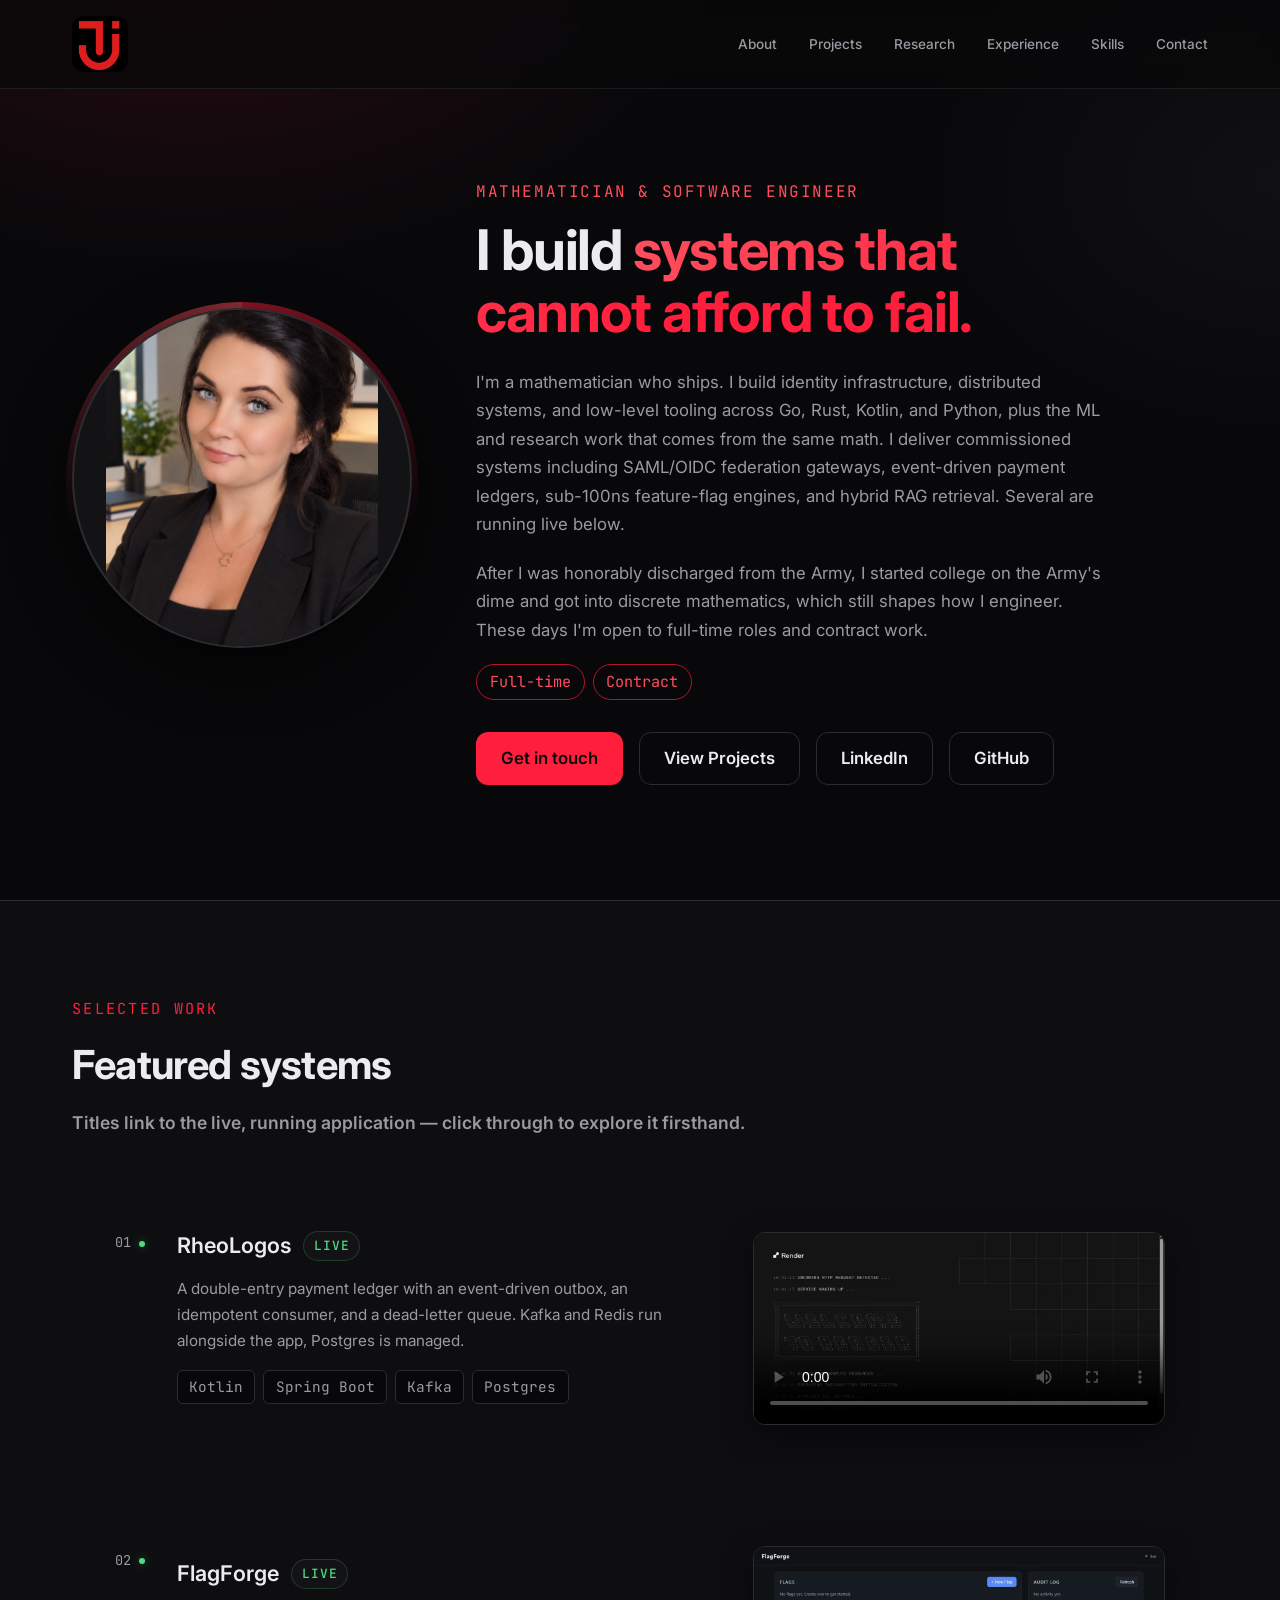
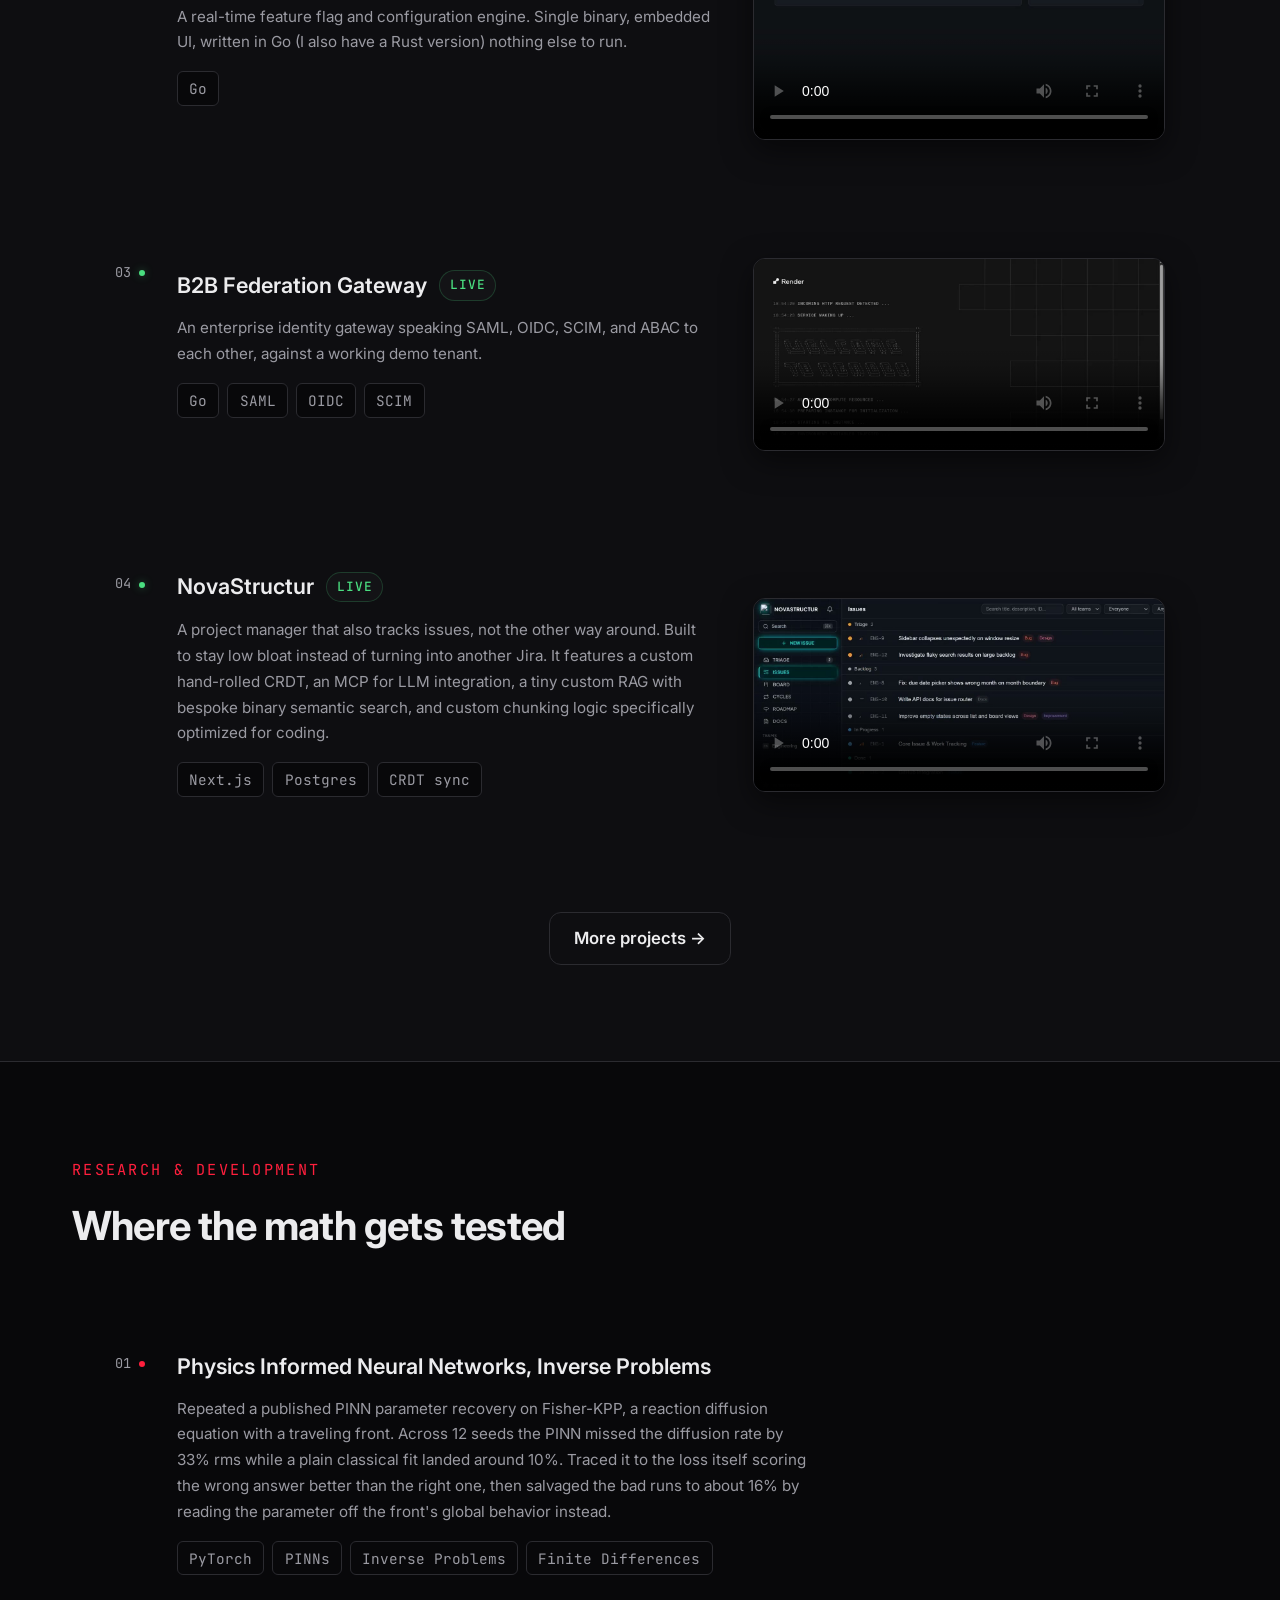
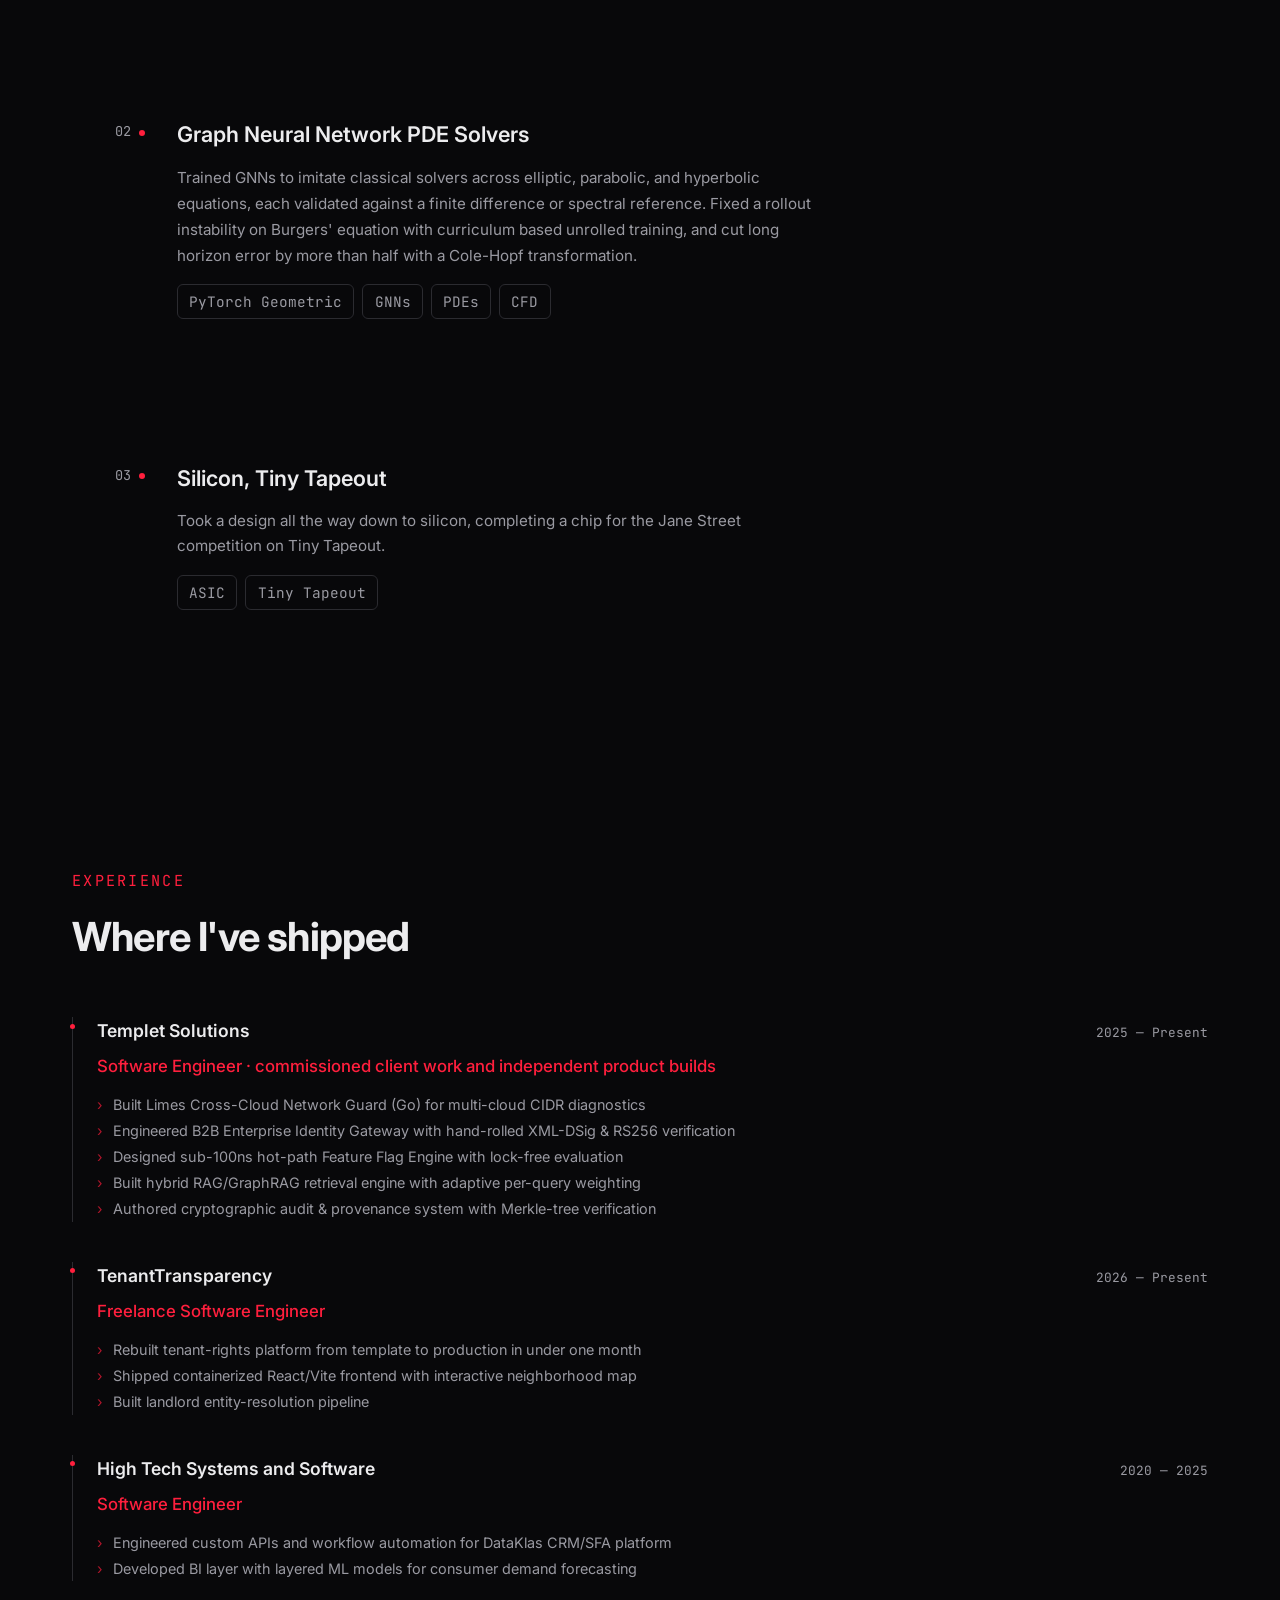
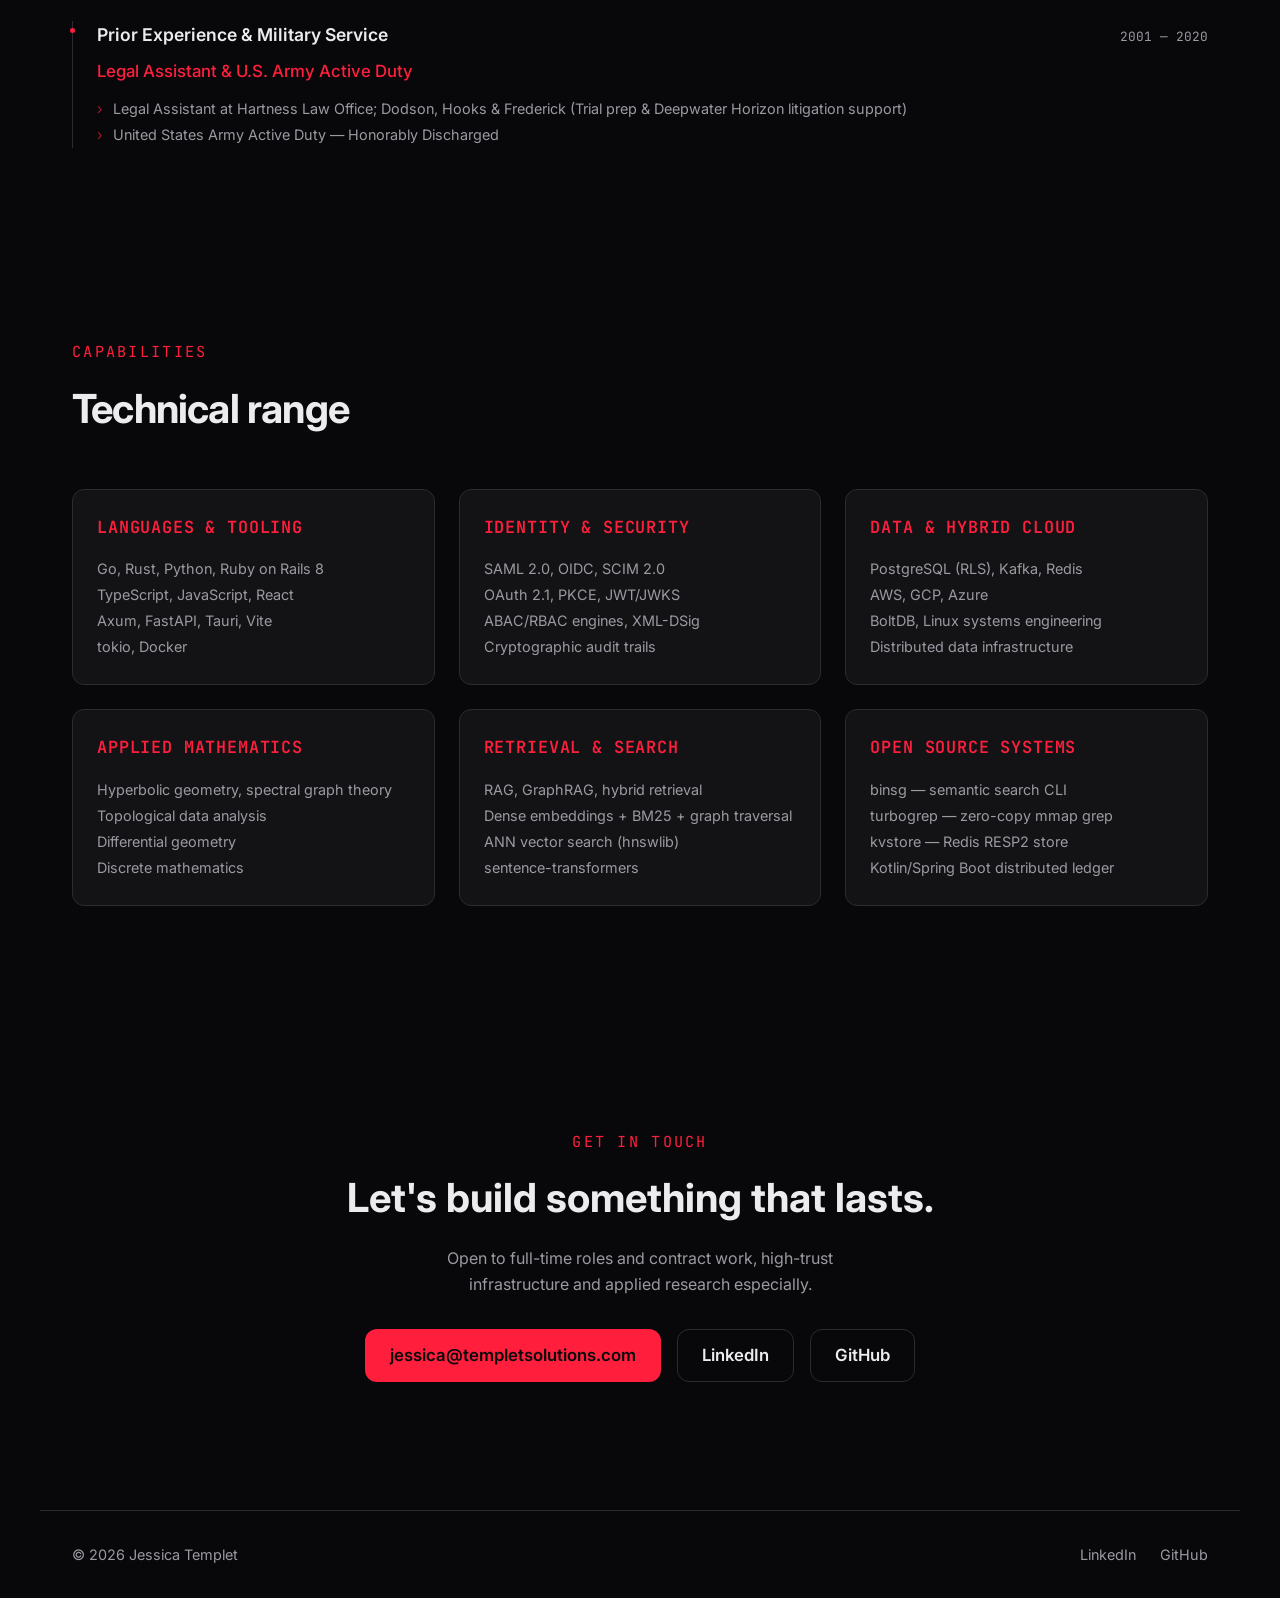
<file: index.html>
<!DOCTYPE html>
<html lang="en">
<head>
  <meta charset="UTF-8" />
  <meta name="viewport" content="width=device-width, initial-scale=1.0" />
  <title>Jess | Mathematician &amp; Software Engineer</title>
    <link rel="icon" type="image/x-icon" href="favicon.ico">
    <link rel="icon" type="image/png" sizes="32x32" href="favicon-32x32.png">
    <link rel="icon" type="image/png" sizes="16x16" href="favicon-16x16.png">
    <link rel="apple-touch-icon" sizes="180x180" href="apple-touch-icon.png">
    <link rel="manifest" href="site.webmanifest">
  <link rel="preconnect" href="https://fonts.googleapis.com">
  <link rel="preconnect" href="https://fonts.gstatic.com" crossorigin>
  <link href="https://fonts.googleapis.com/css2?family=Inter:wght@300;400;500;600;700&family=JetBrains+Mono:wght@400;500&display=swap" rel="stylesheet">
  <link rel="stylesheet" href="styles.css">
</head>
<body>

  <nav>
    <div class="nav-inner">
      <img src="logo.png" style="width:56px;height:56px;border-radius:12px">
      <ul class="nav-links">
        <li><a href="#about">About</a></li>
        <li><a href="#projects">Projects</a></li>
        <li><a href="#research">Research</a></li>
        <li><a href="#experience">Experience</a></li>
        <li><a href="#skills">Skills</a></li>
        <li><a href="#contact">Contact</a></li>
      </ul>
    </div>
  </nav>

  <section class="hero" id="about">
    <div class="hero-visual">
      <img src="headshot.png" alt="Jess" class="hero-img" />
    </div>
    <div class="hero-content">
      <div class="hero-greeting">Mathematician &amp; Software Engineer</div>
      <h1>I build <span>systems that cannot afford to fail.</span></h1>
      <p>
        I'm a mathematician who ships. I build identity infrastructure, distributed systems,
        and low-level tooling across Go, Rust, Kotlin, and Python, plus the ML and research
        work that comes from the same math. I deliver commissioned systems including
        SAML/OIDC federation gateways, event-driven payment ledgers, sub-100ns feature-flag
        engines, and hybrid RAG retrieval. Several are running live below.
      </p>
      <p>
        After I was honorably discharged from the Army, I started college on the Army's 
        dime and got into discrete mathematics, which still shapes how I engineer. 
        These days I'm open to full-time roles and contract work.
      </p>
      <div class="engagement">
        <span>Full-time</span><span>Contract</span>
      </div>
      <div class="hero-cta">
        <a href="#contact" class="btn btn-primary">Get in touch</a>
        <a href="#projects" class="btn btn-secondary">View Projects</a>
        <a href="https://www.linkedin.com/in/jessicatemplet" target="_blank" class="btn btn-secondary">LinkedIn</a>
        <a href="https://github.com/JessicaTemplet" target="_blank" class="btn btn-secondary">GitHub</a>
      </div>
    </div>
  </section>

  <div class="projects" id="projects">
    <section>
      <div class="section-header reveal">
        <div class="section-label">Selected Work</div>
        <h2 class="section-title">Featured systems</h2>
        <p class="section-note">Titles link to the live, running application — click through to explore it firsthand.</p>
      </div>

      <div class="entry is-live reveal">
        <div class="entry-index">01<span class="dot"></span></div>
        <div class="entry-body has-video">
          <div class="entry-text">
            <h3><a href="https://rheologos.syntagmata.com" target="_blank" class="live-link" data-name="RheoLogos">RheoLogos</a> <span class="status-tag">live</span></h3>
            <p>A double-entry payment ledger with an event-driven outbox, an idempotent consumer, and a dead-letter queue. Kafka and Redis run alongside the app, Postgres is managed.</p>
            <div class="stack"><span>Kotlin</span><span>Spring Boot</span><span>Kafka</span><span>Postgres</span></div>
          </div>
          <div class="entry-video">
            <video controls preload="metadata" playsinline poster="demo/rheologos-poster.jpg" aria-label="RheoLogos walkthrough: opening accounts, sending a transfer, and watching the Kafka outbox pipeline propagate to Redis">
              <source src="demo/rheologos.mp4" type="video/mp4">
            </video>
          </div>
        </div>
      </div>

      <div class="entry is-live reveal">
        <div class="entry-index">02<span class="dot"></span></div>
        <div class="entry-body has-video">
          <div class="entry-text">
            <h3><a href="https://flagforge.syntagmata.com" target="_blank" class="live-link" data-name="FlagForge">FlagForge</a> <span class="status-tag">live</span></h3>
            <p>A real-time feature flag and configuration engine. Single binary, embedded UI, written in Go (I also have a Rust version) nothing else to run.</p>
            <div class="stack"><span>Go</span></div>
          </div>
          <div class="entry-video">
            <video controls preload="metadata" playsinline poster="demo/flagforge-poster.jpg" aria-label="FlagForge walkthrough: creating a feature flag with a targeting rule and watching it appear in the audit log">
              <source src="demo/flagforge.mp4" type="video/mp4">
            </video>
          </div>
        </div>
      </div>

      <div class="entry is-live reveal">
        <div class="entry-index">03<span class="dot"></span></div>
        <div class="entry-body has-video">
          <div class="entry-text">
            <h3><a href="https://b2bfp.syntagmata.com" target="_blank" class="live-link" data-name="B2B Federation Gateway">B2B Federation Gateway</a> <span class="status-tag">live</span></h3>
            <p>An enterprise identity gateway speaking SAML, OIDC, SCIM, and ABAC to each other, against a working demo tenant.</p>
            <div class="stack"><span>Go</span><span>SAML</span><span>OIDC</span><span>SCIM</span></div>
          </div>
          <div class="entry-video">
            <video controls preload="metadata" playsinline poster="demo/b2bfp-poster.jpg" aria-label="B2B Federation Gateway walkthrough: SCIM-provisioning a user, then calling a protected API from inside and outside the corporate network to show the ABAC policy allow and deny">
              <source src="demo/b2bfp.mp4" type="video/mp4">
            </video>
          </div>
        </div>
      </div>

      <div class="entry is-live reveal">
        <div class="entry-index">04<span class="dot"></span></div>
        <div class="entry-body has-video">
          <div class="entry-text">
            <h3><a href="https://novastructur.onrender.com/login" target="_blank" class="live-link" data-name="NovaStructur">NovaStructur</a> <span class="status-tag">live</span></h3>
            <p>A project manager that also tracks issues, not the other way around. Built to stay low bloat instead of turning into another Jira. It features a custom hand-rolled CRDT, an MCP for LLM integration, a tiny custom RAG with bespoke binary semantic search, and custom chunking logic specifically optimized for coding.</p>
            <div class="stack"><span>Next.js</span><span>Postgres</span><span>CRDT sync</span></div>
          </div>
          <div class="entry-video">
            <video controls preload="metadata" playsinline poster="demo/novastructur-poster.jpg" aria-label="NovaStructur walkthrough: opening an issue's detail view, then switching to the Kanban board">
              <source src="demo/novastructur.mp4" type="video/mp4">
            </video>
          </div>
        </div>
      </div>

      <div class="reveal" style="text-align:center;margin-top:3rem">
        <a href="projects.html" class="btn btn-secondary">More projects →</a>
      </div>
    </section>
  </div>

  <section id="research">
    <div class="section-header reveal">
      <div class="section-label">Research &amp; Development</div>
      <h2 class="section-title">Where the math gets tested</h2>
    </div>

    <div class="entry reveal">
      <div class="entry-index">01<span class="dot"></span></div>
      <div class="entry-body">
        <h3>Physics Informed Neural Networks, Inverse Problems</h3>
        <p>Repeated a published PINN parameter recovery on Fisher-KPP, a reaction diffusion equation with a traveling front. Across 12 seeds the PINN missed the diffusion rate by 33% rms while a plain classical fit landed around 10%. Traced it to the loss itself scoring the wrong answer better than the right one, then salvaged the bad runs to about 16% by reading the parameter off the front's global behavior instead.</p>
        <div class="stack"><span>PyTorch</span><span>PINNs</span><span>Inverse Problems</span><span>Finite Differences</span></div>
      </div>
    </div>

    <div class="entry reveal">
      <div class="entry-index">02<span class="dot"></span></div>
      <div class="entry-body">
        <h3><a href="https://github.com/JessicaTemplet/gnn-pde-cfd" target="_blank">Graph Neural Network PDE Solvers</a></h3>
        <p>Trained GNNs to imitate classical solvers across elliptic, parabolic, and hyperbolic equations, each validated against a finite difference or spectral reference. Fixed a rollout instability on Burgers' equation with curriculum based unrolled training, and cut long horizon error by more than half with a Cole-Hopf transformation.</p>
        <div class="stack"><span>PyTorch Geometric</span><span>GNNs</span><span>PDEs</span><span>CFD</span></div>
      </div>
    </div>

    <div class="entry reveal">
      <div class="entry-index">03<span class="dot"></span></div>
      <div class="entry-body">
        <h3>Silicon, Tiny Tapeout</h3>
        <p>Took a design all the way down to silicon, completing a chip for the Jane Street competition on Tiny Tapeout.</p>
        <div class="stack"><span>ASIC</span><span>Tiny Tapeout</span></div>
      </div>
    </div>
  </section>

  <section id="experience">
    <div class="section-header reveal">
      <div class="section-label">Experience</div>
      <h2 class="section-title">Where I've shipped</h2>
    </div>
    <div class="timeline">
      <div class="timeline-item reveal">
        <div class="timeline-header">
          <h4>Templet Solutions</h4>
          <span class="date">2025 — Present</span>
        </div>
        <div class="role">Software Engineer · commissioned client work and independent product builds</div>
        <ul>
          <li>Built Limes Cross-Cloud Network Guard (Go) for multi-cloud CIDR diagnostics</li>
          <li>Engineered B2B Enterprise Identity Gateway with hand-rolled XML-DSig & RS256 verification</li>
          <li>Designed sub-100ns hot-path Feature Flag Engine with lock-free evaluation</li>
          <li>Built hybrid RAG/GraphRAG retrieval engine with adaptive per-query weighting</li>
          <li>Authored cryptographic audit & provenance system with Merkle-tree verification</li>
        </ul>
      </div>
      <div class="timeline-item reveal">
        <div class="timeline-header">
          <h4>TenantTransparency</h4>
          <span class="date">2026 — Present</span>
        </div>
        <div class="role">Freelance Software Engineer</div>
        <ul>
          <li>Rebuilt tenant-rights platform from template to production in under one month</li>
          <li>Shipped containerized React/Vite frontend with interactive neighborhood map</li>
          <li>Built landlord entity-resolution pipeline</li>
        </ul>
      </div>
      <div class="timeline-item reveal">
        <div class="timeline-header">
          <h4>High Tech Systems and Software</h4>
          <span class="date">2020 — 2025</span>
        </div>
        <div class="role">Software Engineer</div>
        <ul>
          <li>Engineered custom APIs and workflow automation for DataKlas CRM/SFA platform</li>
          <li>Developed BI layer with layered ML models for consumer demand forecasting</li>
        </ul>
      </div>
      <div class="timeline-item reveal">
        <div class="timeline-header">
          <h4>Prior Experience & Military Service</h4>
          <span class="date">2001 — 2020</span>
        </div>
        <div class="role">Legal Assistant & U.S. Army Active Duty</div>
        <ul>
          <li>Legal Assistant at Hartness Law Office; Dodson, Hooks & Frederick (Trial prep & Deepwater Horizon litigation support)</li>
          <li>United States Army Active Duty — Honorably Discharged</li>
        </ul>
      </div>
    </div>
  </section>

  <section id="skills">
    <div class="section-header reveal">
      <div class="section-label">Capabilities</div>
      <h2 class="section-title">Technical range</h2>
    </div>
    <div class="skills-grid">
      <div class="skill-card reveal">
        <h4>Languages & Tooling</h4>
        <ul>
          <li>Go, Rust, Python, Ruby on Rails 8</li>
          <li>TypeScript, JavaScript, React</li>
          <li>Axum, FastAPI, Tauri, Vite</li>
          <li>tokio, Docker</li>
        </ul>
      </div>
      <div class="skill-card reveal">
        <h4>Identity & Security</h4>
        <ul>
          <li>SAML 2.0, OIDC, SCIM 2.0</li>
          <li>OAuth 2.1, PKCE, JWT/JWKS</li>
          <li>ABAC/RBAC engines, XML-DSig</li>
          <li>Cryptographic audit trails</li>
        </ul>
      </div>
      <div class="skill-card reveal">
        <h4>Data & Hybrid Cloud</h4>
        <ul>
          <li>PostgreSQL (RLS), Kafka, Redis</li>
          <li>AWS, GCP, Azure</li>
          <li>BoltDB, Linux systems engineering</li>
          <li>Distributed data infrastructure</li>
        </ul>
      </div>
      <div class="skill-card reveal">
        <h4>Applied Mathematics</h4>
        <ul>
          <li>Hyperbolic geometry, spectral graph theory</li>
          <li>Topological data analysis</li>
          <li>Differential geometry</li>
          <li>Discrete mathematics</li>
        </ul>
      </div>
      <div class="skill-card reveal">
        <h4>Retrieval & Search</h4>
        <ul>
          <li>RAG, GraphRAG, hybrid retrieval</li>
          <li>Dense embeddings + BM25 + graph traversal</li>
          <li>ANN vector search (hnswlib)</li>
          <li>sentence-transformers</li>
        </ul>
      </div>
      <div class="skill-card reveal">
        <h4>Open Source Systems</h4>
        <ul>
          <li>binsg — semantic search CLI</li>
          <li>turbogrep — zero-copy mmap grep</li>
          <li>kvstore — Redis RESP2 store</li>
          <li>Kotlin/Spring Boot distributed ledger</li>
        </ul>
      </div>
    </div>
  </section>

  <section class="contact" id="contact">
    <div class="section-label" style="justify-content:center;display:flex;">Get in touch</div>
    <h2>Let's build something that lasts.</h2>
    <p>Open to full-time roles and contract work, high-trust infrastructure and applied research especially.</p>
    <div class="contact-links">
      <a href="mailto:jessica@templetsolutions.com" class="btn btn-primary">jessica@templetsolutions.com</a>
      <a href="https://www.linkedin.com/in/jessicatemplet" target="_blank" class="btn btn-secondary">LinkedIn</a>
      <a href="https://github.com/JessicaTemplet" target="_blank" class="btn btn-secondary">GitHub</a>
    </div>
  </section>

  <footer>
    <p>&copy; 2026 Jessica Templet</p>
    <div class="footer-links">
      <a href="https://www.linkedin.com/in/jessicatemplet" target="_blank">LinkedIn</a>
      <a href="https://github.com/JessicaTemplet" target="_blank">GitHub</a>
    </div>
  </footer>

  <script src="site.js"></script>

  <script>
    (function () {
      const services = [
        // RheoLogos runs Kafka + Redis alongside the JVM app, so it's the
        // slowest cold start here — dispatched first. These all fire
        // together in the same tick regardless of array order (no await
        // between them), so this mostly future-proofs against someone
        // later making the loop sequential, not a real timing fix today.
        { name: "RheoLogos", url: "https://rheologos.syntagmata.com/" },
        { name: "GNN PDE CFD", url: "https://gnn-pde-cfd.syntagmata.com/" },
        { name: "NovaStructur", url: "https://novastructur.onrender.com/" },
        { name: "FlagForge", url: "https://flagforge.syntagmata.com/" },
        { name: "B2B Federation Gateway", url: "https://b2bfp.syntagmata.com/" },
        { name: "Micro Identity Sidecar", url: "https://microidentitysidecar.syntagmata.com/" },
        { name: "CollabPM", url: "https://acme.collabpm.syntagmata.com/" }
      ];

      function wakeService(service) {
        fetch(service.url, { method: "GET", mode: "no-cors", cache: "no-store" }).catch(() => {});
      }

      // Wake every Render service the moment the portfolio loads.
      services.forEach(wakeService);

      // Give the browser a moment, then send a second pass.
      setTimeout(() => { services.forEach(wakeService); }, 10000);

    })();
  </script>

  <script>
    fetch("https://counter.syntagmata.com/count").catch(() => {});
  </script>

</body>
</html>
</file>
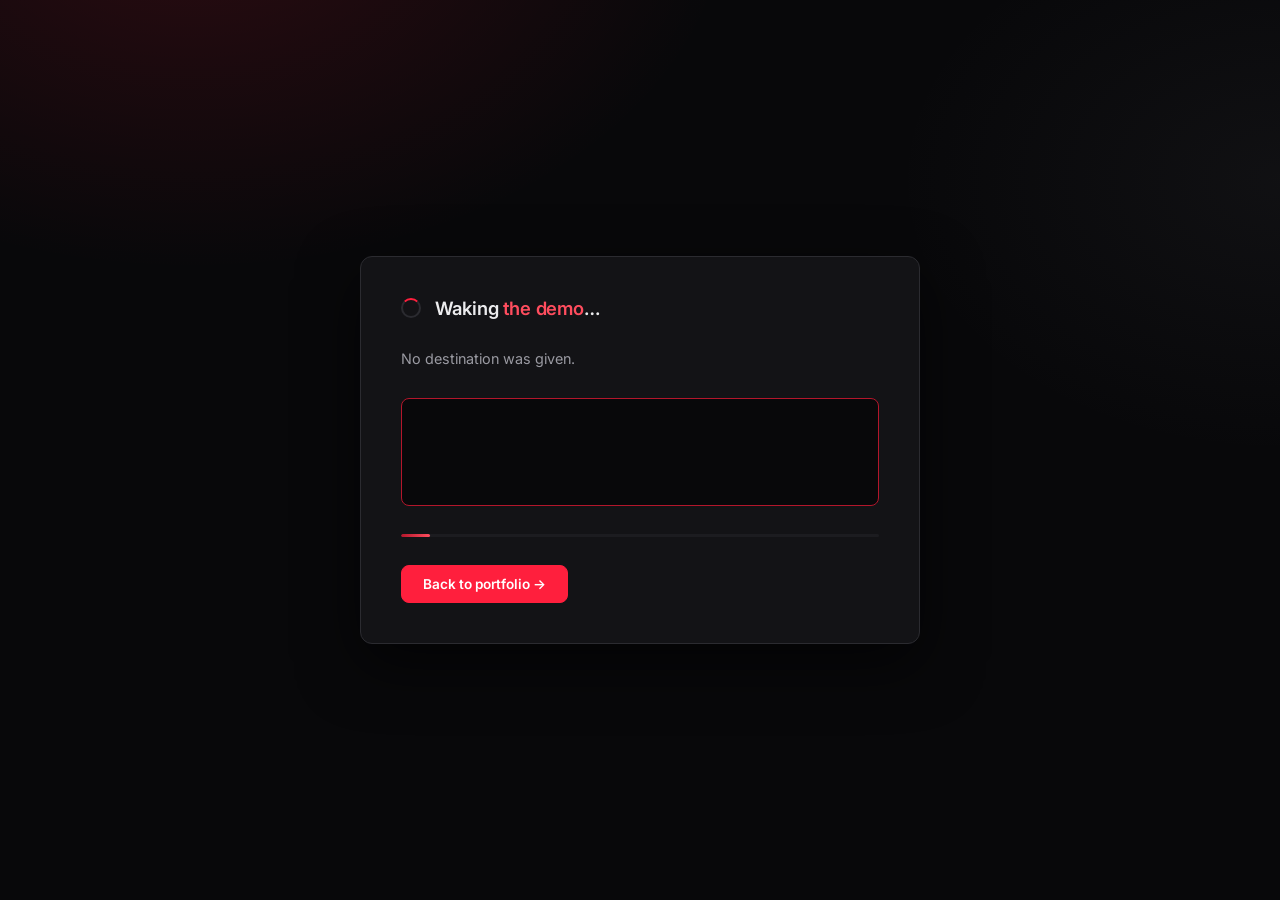
<file: launch.html>
<!DOCTYPE html>
<html lang="en">
<head>
  <meta charset="UTF-8" />
  <meta name="viewport" content="width=device-width, initial-scale=1.0" />
  <meta name="robots" content="noindex" />
  <title>Launching… — Jess</title>
  <link rel="icon" type="image/x-icon" href="favicon.ico">
  <link rel="icon" type="image/png" sizes="32x32" href="favicon-32x32.png">
  <link rel="icon" type="image/png" sizes="16x16" href="favicon-16x16.png">
  <link rel="apple-touch-icon" sizes="180x180" href="apple-touch-icon.png">
  <link rel="preconnect" href="https://fonts.googleapis.com">
  <link rel="preconnect" href="https://fonts.gstatic.com" crossorigin>
  <link href="https://fonts.googleapis.com/css2?family=Inter:wght@300;400;500;600;700&family=JetBrains+Mono:wght@400;500&display=swap" rel="stylesheet">
  <style>
    :root {
      --bg: #08080a;
      --bg-elevated: #0e0e11;
      --bg-card: #131316;
      --border: #2b2b30;
      --border-soft: #1c1c20;
      --text-primary: #ececee;
      --text-secondary: #9a9aa2;
      --accent: #ff1f3d;
      --accent-bright: #ff4d5e;
      --accent-dim: #b3162b;
      --accent-glow: rgba(255, 31, 61, 0.35);
      --success: #4ade80;
      --radius: 12px;
      --ease: cubic-bezier(0.22, 1, 0.36, 1);
    }

    * { margin: 0; padding: 0; box-sizing: border-box; }

    body {
      font-family: 'Inter', -apple-system, BlinkMacSystemFont, sans-serif;
      background:
        radial-gradient(ellipse 900px 600px at 15% -10%, rgba(255, 31, 61, 0.14), transparent 60%),
        radial-gradient(ellipse 700px 500px at 100% 20%, rgba(150, 150, 160, 0.06), transparent 55%),
        var(--bg);
      background-attachment: fixed;
      color: var(--text-primary);
      min-height: 100vh;
      display: flex;
      align-items: center;
      justify-content: center;
      padding: 2rem;
      -webkit-font-smoothing: antialiased;
    }

    .card {
      width: 100%;
      max-width: 560px;
      background: var(--bg-card);
      border: 1px solid var(--border);
      border-radius: var(--radius);
      padding: 2.5rem;
      box-shadow: 0 20px 60px rgba(0,0,0,0.6);
    }

    .card-header {
      display: flex;
      align-items: center;
      gap: 0.85rem;
      margin-bottom: 1.75rem;
    }

    .spinner {
      width: 20px;
      height: 20px;
      border-radius: 50%;
      border: 2px solid var(--border);
      border-top-color: var(--accent);
      animation: spin 0.8s linear infinite;
      flex-shrink: 0;
    }

    .spinner.is-ready {
      border-top-color: var(--success);
      animation: none;
    }

    @keyframes spin {
      to { transform: rotate(360deg); }
    }

    .card-title {
      font-size: 1.15rem;
      font-weight: 600;
      letter-spacing: -0.01em;
    }

    .card-title span {
      color: var(--accent-bright);
    }

    .card-sub {
      color: var(--text-secondary);
      font-size: 0.9rem;
      line-height: 1.6;
      margin-bottom: 1.75rem;
    }

    .log {
      font-family: 'JetBrains Mono', monospace;
      font-size: 0.78rem;
      background: var(--bg);
      border: 1px solid var(--border-soft);
      border-radius: 8px;
      padding: 1rem 1.1rem;
      min-height: 108px;
      display: flex;
      flex-direction: column;
      gap: 0.45rem;
      margin-bottom: 1.75rem;
    }

    .log-line {
      color: var(--text-secondary);
      opacity: 0;
      animation: fadeIn 0.4s var(--ease) forwards;
      display: flex;
      gap: 0.6rem;
    }

    .log-line .t {
      color: var(--border);
      flex-shrink: 0;
    }

    .log-line.is-ready { color: var(--success); }

    @keyframes fadeIn {
      from { opacity: 0; transform: translateY(4px); }
      to { opacity: 1; transform: translateY(0); }
    }

    .progress-track {
      width: 100%;
      height: 3px;
      background: var(--border-soft);
      border-radius: 100px;
      overflow: hidden;
      margin-bottom: 1.75rem;
    }

    .progress-fill {
      height: 100%;
      width: 6%;
      background: linear-gradient(90deg, var(--accent-dim), var(--accent-bright));
      border-radius: 100px;
      transition: width 0.5s var(--ease);
    }

    .actions {
      display: flex;
      align-items: center;
      justify-content: space-between;
      gap: 1rem;
      flex-wrap: wrap;
    }

    .note {
      font-size: 0.78rem;
      color: var(--text-secondary);
    }

    .btn {
      font-family: 'Inter', sans-serif;
      font-size: 0.85rem;
      font-weight: 600;
      text-decoration: none;
      padding: 0.65rem 1.3rem;
      border-radius: 8px;
      border: 1px solid var(--border);
      color: var(--text-primary);
      background: var(--bg-elevated);
      transition: border-color 0.25s var(--ease), color 0.25s var(--ease), transform 0.25s var(--ease);
      cursor: pointer;
    }

    .btn:hover {
      border-color: var(--accent);
      color: var(--accent-bright);
      transform: translateY(-1px);
    }

    .btn-primary {
      background: var(--accent);
      border-color: var(--accent);
      color: #fff;
    }

    .btn-primary:hover {
      background: var(--accent-bright);
      border-color: var(--accent-bright);
      color: #fff;
    }

    .back {
      display: inline-block;
      margin-top: 1.5rem;
      font-size: 0.8rem;
      color: var(--text-secondary);
      text-decoration: none;
    }

    .back:hover { color: var(--accent-bright); }

    .error .log { border-color: var(--accent-dim); }
  </style>
</head>
<body>

  <div class="card">
    <div class="card-header">
      <div class="spinner" id="spinner"></div>
      <div class="card-title">Waking <span id="service-name">the demo</span>…</div>
    </div>
    <p class="card-sub" id="sub-text">
      This project runs on a free-tier host that sleeps after inactivity.
      The first request after a while wakes it back up — usually 15&ndash;40 seconds.
    </p>

    <div class="log" id="log"></div>

    <div class="progress-track">
      <div class="progress-fill" id="progress"></div>
    </div>

    <div class="actions">
      <span class="note" id="elapsed">0s elapsed</span>
      <a class="btn btn-primary" id="go-now" href="#">Continue anyway →</a>
    </div>
  </div>

  <script>
    (function () {
      const params = new URLSearchParams(window.location.search);
      const target = params.get('to');
      const name = params.get('name') || 'the demo';

      document.getElementById('service-name').textContent = name;
      document.title = 'Waking ' + name + '… — Jess';

      const goNow = document.getElementById('go-now');

      if (!target) {
        document.querySelector('.card').classList.add('error');
        document.getElementById('sub-text').textContent = 'No destination was given.';
        document.getElementById('log').innerHTML = '';
        goNow.href = 'index.html';
        goNow.textContent = 'Back to portfolio →';
        document.getElementById('elapsed').style.display = 'none';
        return;
      }

      goNow.href = target;

      const lines = [
        'sending wake request…',
        'waiting for the container to boot…',
        'app booting — dependencies, migrations, connection pools…',
        'still warming up, hang tight…',
        'this one usually takes a little longer…'
      ];

      const logEl = document.getElementById('log');
      const progressEl = document.getElementById('progress');
      const elapsedEl = document.getElementById('elapsed');
      const spinnerEl = document.getElementById('spinner');

      let lineIndex = 0;
      let seconds = 0;
      let done = false;

      function addLine(text, isReady) {
        const line = document.createElement('div');
        line.className = 'log-line' + (isReady ? ' is-ready' : '');
        line.innerHTML = '<span class="t">[' + String(seconds).padStart(2, '0') + 's]</span><span>' + text + '</span>';
        logEl.appendChild(line);
        while (logEl.children.length > 5) logEl.removeChild(logEl.firstChild);
      }

      addLine(lines[0]);

      // Fire the real wake request.
      fetch(target, { method: 'GET', mode: 'no-cors', cache: 'no-store' }).catch(() => {});

      // Best-effort readiness check: an invisible iframe fires 'load' once
      // the target has actually finished responding, even cross-origin.
      const probe = document.createElement('iframe');
      probe.style.display = 'none';
      probe.src = target;
      probe.addEventListener('load', () => finish());
      document.body.appendChild(probe);

      function finish() {
        if (done) return;
        done = true;
        spinnerEl.classList.add('is-ready');
        progressEl.style.width = '100%';
        addLine('ready — redirecting…', true);
        setTimeout(() => { window.location.replace(target); }, 500);
      }

      const tick = setInterval(() => {
        seconds += 1;
        elapsedEl.textContent = seconds + 's elapsed';
        progressEl.style.width = Math.min(92, 6 + seconds * 3) + '%';

        if (!done && seconds % 4 === 0 && lineIndex < lines.length - 1) {
          lineIndex += 1;
          addLine(lines[lineIndex]);
        }

        // Hard fallback: don't make anyone wait forever if the readiness
        // probe never fires (e.g. the target blocks framing).
        if (!done && seconds >= 25) {
          clearInterval(tick);
          finish();
        }
      }, 1000);
    })();
  </script>

</body>
</html>
</file>
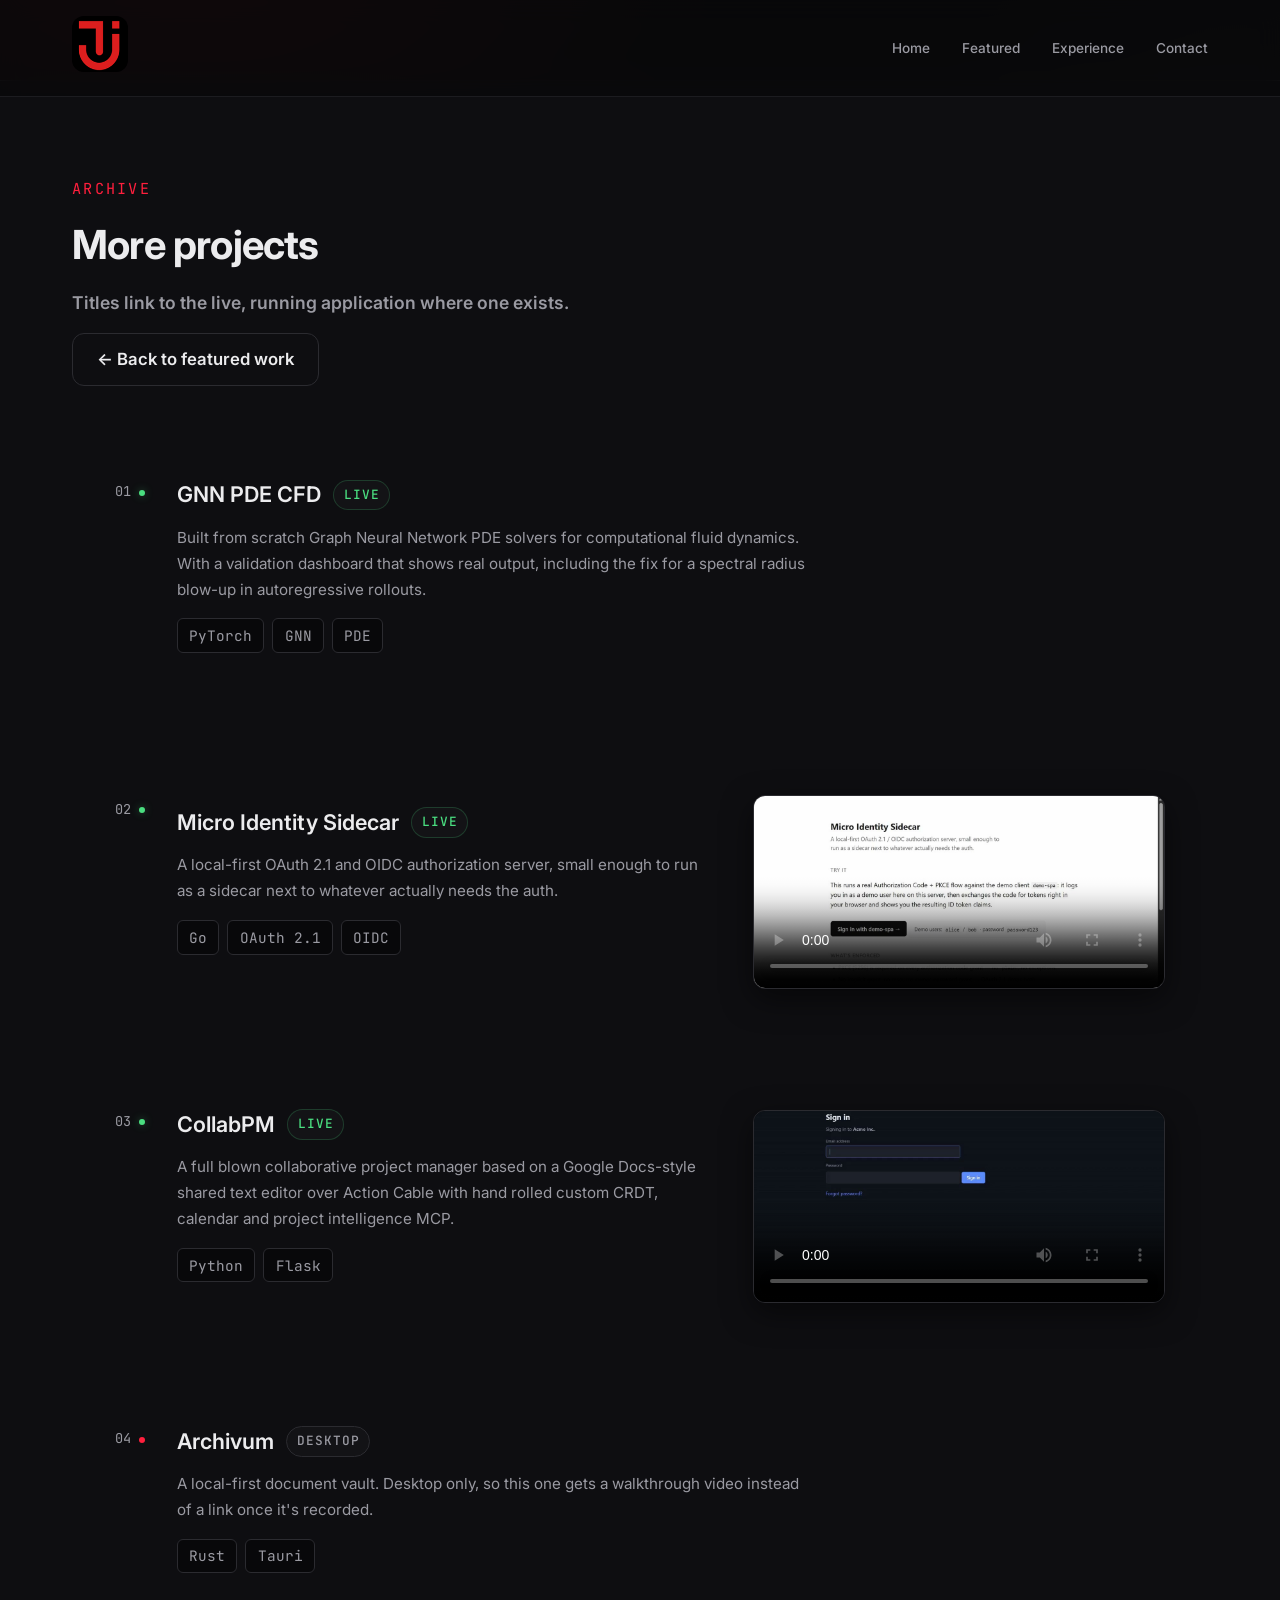
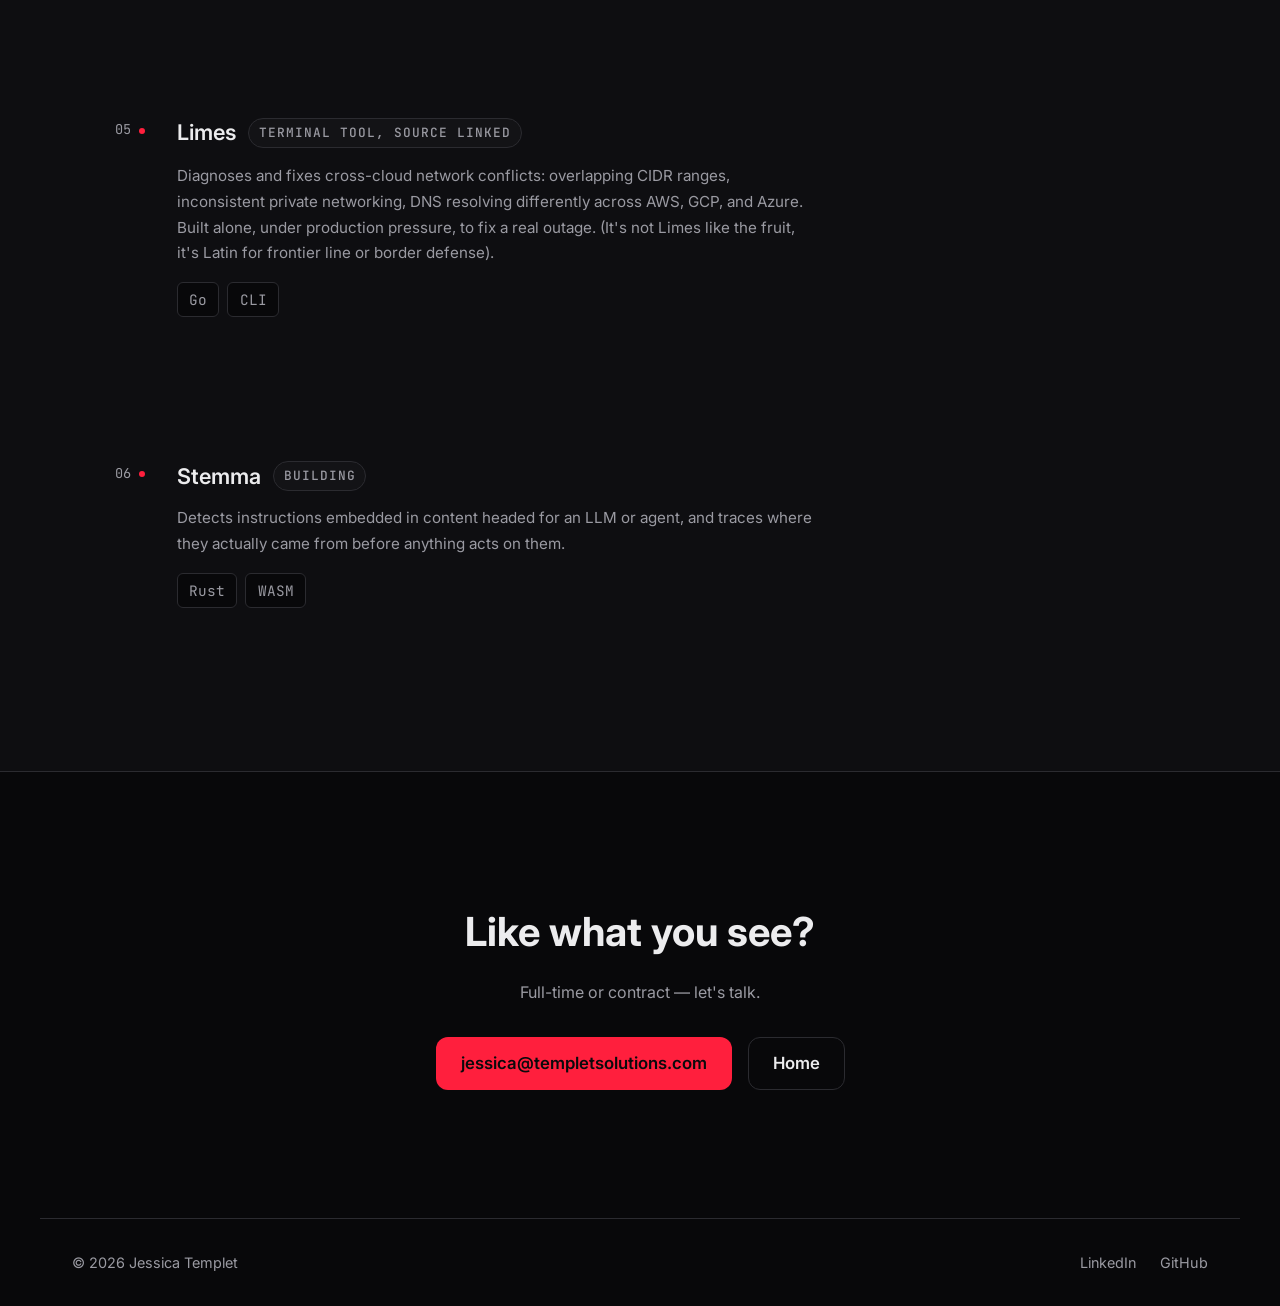
<file: projects.html>
<!DOCTYPE html>
<html lang="en">
<head>
  <meta charset="UTF-8" />
  <meta name="viewport" content="width=device-width, initial-scale=1.0" />
  <title>Jess — More Projects</title>
    <link rel="icon" type="image/x-icon" href="favicon.ico">
    <link rel="icon" type="image/png" sizes="32x32" href="favicon-32x32.png">
    <link rel="icon" type="image/png" sizes="16x16" href="favicon-16x16.png">
    <link rel="apple-touch-icon" sizes="180x180" href="apple-touch-icon.png">
    <link rel="manifest" href="site.webmanifest">
  <link rel="preconnect" href="https://fonts.googleapis.com">
  <link rel="preconnect" href="https://fonts.gstatic.com" crossorigin>
  <link href="https://fonts.googleapis.com/css2?family=Inter:wght@300;400;500;600;700&family=JetBrains+Mono:wght@400;500&display=swap" rel="stylesheet">
  <link rel="stylesheet" href="styles.css">
</head>
<body>

  <nav>
    <div class="nav-inner">
      <a href="index.html"><img src="logo.png" alt="Home" style="width:56px;height:56px;border-radius:12px"></a>
      <ul class="nav-links">
        <li><a href="index.html">Home</a></li>
        <li><a href="index.html#projects">Featured</a></li>
        <li><a href="index.html#experience">Experience</a></li>
        <li><a href="index.html#contact">Contact</a></li>
      </ul>
    </div>
  </nav>

  <div class="projects" id="projects" style="margin-top:5rem">
    <section>
      <div class="section-header reveal">
        <div class="section-label">Archive</div>
        <h2 class="section-title">More projects</h2>
        <p class="section-note">Titles link to the live, running application where one exists.</p>
        <p style="margin-top:1rem"><a href="index.html#projects" class="btn btn-secondary">← Back to featured work</a></p>
      </div>

      <div class="entry is-live reveal">
        <div class="entry-index">01<span class="dot"></span></div>
        <div class="entry-body">
          <h3><a href="https://gnn-pde-cfd.syntagmata.com" target="_blank" class="live-link" data-name="GNN PDE CFD">GNN PDE CFD</a> <span class="status-tag">live</span></h3>
          <p>Built from scratch Graph Neural Network PDE solvers for computational fluid dynamics. With a validation dashboard that shows real output, including the fix for a spectral radius blow-up in autoregressive rollouts.</p>
          <div class="stack"><span>PyTorch</span><span>GNN</span><span>PDE</span></div>
        </div>
      </div>

      <div class="entry is-live reveal">
        <div class="entry-index">02<span class="dot"></span></div>
        <div class="entry-body has-video">
          <div class="entry-text">
            <h3><a href="https://microidentitysidecar.syntagmata.com" target="_blank" class="live-link" data-name="Micro Identity Sidecar">Micro Identity Sidecar</a> <span class="status-tag">live</span></h3>
            <p>A local-first OAuth 2.1 and OIDC authorization server, small enough to run as a sidecar next to whatever actually needs the auth.</p>
            <div class="stack"><span>Go</span><span>OAuth 2.1</span><span>OIDC</span></div>
          </div>
          <div class="entry-video">
            <video controls preload="metadata" playsinline poster="demo/sidecar-poster.jpg" aria-label="Micro Identity Sidecar walkthrough: signing in through the OAuth 2.1 / PKCE authorization code flow and inspecting the decoded ID token claims">
              <source src="demo/sidecar.mp4" type="video/mp4">
            </video>
          </div>
        </div>
      </div>

      <div class="entry is-live reveal">
        <div class="entry-index">03<span class="dot"></span></div>
        <div class="entry-body has-video">
          <div class="entry-text">
            <h3><a href="https://acme.collabpm.syntagmata.com" target="_blank" class="live-link" data-name="CollabPM">CollabPM</a> <span class="status-tag">live</span></h3>
            <p>A full blown collaborative project manager based on a Google Docs-style shared text editor over Action Cable with hand rolled custom CRDT, calendar and project intelligence MCP.</p>
            <div class="stack"><span>Python</span><span>Flask</span></div>
          </div>
          <div class="entry-video">
            <video controls preload="metadata" playsinline poster="demo/collabpm-poster.jpg" aria-label="CollabPM walkthrough: opening the Documents module and creating a new folder">
              <source src="demo/collabpm.mp4" type="video/mp4">
            </video>
          </div>
        </div>
      </div>

      <div class="entry reveal">
        <div class="entry-index">04<span class="dot"></span></div>
        <div class="entry-body">
          <h3>Archivum <span class="status-tag">desktop</span></h3>
          <p>A local-first document vault. Desktop only, so this one gets a walkthrough video instead of a link once it's recorded.</p>
          <div class="stack"><span>Rust</span><span>Tauri</span></div>
        </div>
      </div>

      <div class="entry reveal">
        <div class="entry-index">05<span class="dot"></span></div>
        <div class="entry-body">
          <h3><a href="https://github.com/JessicaTemplet/limes" target="_blank">Limes</a> <span class="status-tag">terminal tool, source linked</span></h3>
          <p>Diagnoses and fixes cross-cloud network conflicts: overlapping CIDR ranges, inconsistent private networking, DNS resolving differently across AWS, GCP, and Azure. Built alone, under production pressure, to fix a real outage. (It's not Limes like the fruit, it's Latin for frontier line or border defense).</p>
          <div class="stack"><span>Go</span><span>CLI</span></div>
        </div>
      </div>

      <div class="entry reveal">
        <div class="entry-index">06<span class="dot"></span></div>
        <div class="entry-body">
          <h3>Stemma <span class="status-tag">building</span></h3>
          <p>Detects instructions embedded in content headed for an LLM or agent, and traces where they actually came from before anything acts on them.</p>
          <div class="stack"><span>Rust</span><span>WASM</span></div>
        </div>
      </div>
    </section>
  </div>

  <section class="contact" id="contact">
    <h2>Like what you see?</h2>
    <p>Full-time or contract — let's talk.</p>
    <div class="contact-links">
      <a href="mailto:jessica@templetsolutions.com" class="btn btn-primary">jessica@templetsolutions.com</a>
      <a href="index.html" class="btn btn-secondary">Home</a>
    </div>
  </section>

  <footer>
    <p>&copy; 2026 Jessica Templet</p>
    <div class="footer-links">
      <a href="https://www.linkedin.com/in/jessicatemplet" target="_blank">LinkedIn</a>
      <a href="https://github.com/JessicaTemplet" target="_blank">GitHub</a>
    </div>
  </footer>

  <script src="site.js"></script>
</body>
</html>
</file>
<file: styles.css>
:root {
  --bg: #08080a;
  --bg-elevated: #0e0e11;
  --bg-card: #131316;
  --border: #2b2b30;
  --border-soft: #1c1c20;
  --text-primary: #ececee;
  --text-secondary: #9a9aa2;
  --accent: #ff1f3d;
  --accent-bright: #ff4d5e;
  --accent-dim: #b3162b;
  --accent-glow: rgba(255, 31, 61, 0.35);
  --gray-shadow: rgba(160, 160, 170, 0.08);
  --success: #4ade80;
  --radius: 12px;
  --max-width: 1200px;
  --ease: cubic-bezier(0.22, 1, 0.36, 1);
}

* {
  margin: 0;
  padding: 0;
  box-sizing: border-box;
}

html {
  scroll-behavior: smooth;
}

body {
  font-family: 'Inter', -apple-system, BlinkMacSystemFont, sans-serif;
  background:
    radial-gradient(ellipse 900px 600px at 15% -10%, rgba(255, 31, 61, 0.14), transparent 60%),
    radial-gradient(ellipse 700px 500px at 100% 20%, rgba(150, 150, 160, 0.06), transparent 55%),
    var(--bg);
  background-attachment: fixed;
  color: var(--text-primary);
  line-height: 1.6;
  -webkit-font-smoothing: antialiased;
  overflow-x: hidden;
}

::selection {
  background: rgba(255, 31, 61, 0.3);
  color: var(--text-primary);
}

@keyframes fadeInUp {
  from { opacity: 0; transform: translateY(24px); }
  to { opacity: 1; transform: translateY(0); }
}

@keyframes ringPulse {
  0%, 100% { box-shadow: 0 0 0 0 var(--accent-glow), 0 20px 60px rgba(0,0,0,0.6); }
  50% { box-shadow: 0 0 0 14px rgba(255, 31, 61, 0), 0 20px 70px rgba(0,0,0,0.65); }
}

@keyframes dotPulse {
  0%, 100% { box-shadow: 0 0 0 0 rgba(74, 222, 128, 0.5); }
  70% { box-shadow: 0 0 0 8px rgba(74, 222, 128, 0); }
}

@keyframes crimsonPulse {
  0%, 100% { box-shadow: 0 0 0 0 rgba(255, 31, 61, 0.55); }
  70% { box-shadow: 0 0 0 7px rgba(255, 31, 61, 0); }
}

@keyframes shimmer {
  0% { background-position: -200% 0; }
  100% { background-position: 200% 0; }
}

@keyframes fadeIn {
  from { opacity: 0; }
  to { opacity: 1; }
}

.reveal {
  opacity: 0;
  transform: translateY(24px);
  transition: opacity 0.7s var(--ease), transform 0.7s var(--ease);
}

.reveal.is-visible {
  opacity: 1;
  transform: translateY(0);
}

/* Navigation */
nav {
  position: fixed;
  top: 0;
  left: 0;
  right: 0;
  z-index: 100;
  background: rgba(8, 8, 10, 0.75);
  backdrop-filter: blur(12px);
  border-bottom: 1px solid var(--border-soft);
  animation: fadeIn 0.8s var(--ease) both;
}

.nav-inner {
  max-width: var(--max-width);
  margin: 0 auto;
  padding: 1rem 2rem;
  display: flex;
  justify-content: space-between;
  align-items: center;
}

.logo {
  font-family: 'JetBrains Mono', monospace;
  font-size: 1.05rem;
  font-weight: 500;
  color: var(--accent);
  letter-spacing: -0.02em;
}

.nav-links {
  display: flex;
  gap: 2rem;
  list-style: none;
}

.nav-links a {
  position: relative;
  color: var(--text-secondary);
  text-decoration: none;
  font-size: 0.85rem;
  font-weight: 500;
  transition: color 0.25s var(--ease);
}

.nav-links a::after {
  content: '';
  position: absolute;
  left: 0;
  bottom: -4px;
  width: 100%;
  height: 1px;
  background: var(--accent);
  transform: scaleX(0);
  transform-origin: right;
  transition: transform 0.3s var(--ease);
}

.nav-links a:hover {
  color: var(--text-primary);
}

.nav-links a:hover::after {
  transform: scaleX(1);
  transform-origin: left;
}

/* Hero */
.hero {
  min-height: 100vh;
  display: flex;
  align-items: center;
  padding: 8rem 2rem 4rem;
  max-width: var(--max-width);
  margin: 0 auto;
  gap: 4rem;
}

.hero-visual {
  flex-shrink: 0;
  position: relative;
}

.hero-visual {
  animation: fadeInUp 0.9s var(--ease) both;
}

.hero-visual::before {
  content: '';
  position: absolute;
  inset: -6px;
  border-radius: 50%;
  background: conic-gradient(from 0deg, var(--accent), transparent 30%, transparent 70%, var(--accent-bright));
  opacity: 0.55;
  z-index: -1;
  animation: spin 8s linear infinite;
}

@keyframes spin {
  to { transform: rotate(360deg); }
}

.hero-img {
  width: 340px;
  height: 340px;
  border-radius: 50%;
  object-fit: contain;
  background: var(--bg-card);
  border: 2px solid var(--border);
  box-shadow: 0 20px 60px rgba(0,0,0,0.6);
  animation: ringPulse 4s ease-in-out infinite;
  transition: transform 0.4s var(--ease);
}

.hero-img:hover {
  transform: scale(1.03);
}

.hero-content {
  max-width: 640px;
}

.hero-greeting {
  font-family: 'JetBrains Mono', monospace;
  font-size: 1rem;
  color: var(--accent-bright);
  text-transform: uppercase;
  letter-spacing: 0.1em;
  margin-bottom: 1rem;
  animation: fadeInUp 0.7s var(--ease) both;
}

.hero h1 {
  font-size: clamp(2.2rem, 5vw, 3.5rem);
  font-weight: 700;
  line-height: 1.1;
  margin-bottom: 1.5rem;
  letter-spacing: -0.02em;
  animation: fadeInUp 0.7s var(--ease) both;
  animation-delay: 0.08s;
}

.hero h1 span {
  background: linear-gradient(90deg, var(--accent-bright), var(--accent) 60%);
  -webkit-background-clip: text;
  background-clip: text;
  color: transparent;
}

.hero p {
  color: var(--text-secondary);
  font-size: 1.05rem;
  margin-bottom: 1.25rem;
  line-height: 1.7;
  animation: fadeInUp 0.7s var(--ease) both;
}

.hero p:nth-of-type(1) { animation-delay: 0.16s; }
.hero p:nth-of-type(2) { animation-delay: 0.24s; }
.hero p:nth-of-type(3) { animation-delay: 0.32s; }

.engagement {
  display: flex;
  flex-wrap: wrap;
  gap: 0.5rem;
  animation: fadeInUp 0.7s var(--ease) both;
  animation-delay: 0.36s;
}

.engagement span {
  font-family: 'JetBrains Mono', monospace;
  font-size: 0.95rem;
  padding: 0.3rem 0.8rem;
  border: 1px solid var(--accent-dim);
  border-radius: 100px;
  color: var(--accent-bright);
}

.hero-cta {
  margin-top: 2rem;
  display: flex;
  gap: 1rem;
  flex-wrap: wrap;
  animation: fadeInUp 0.7s var(--ease) both;
  animation-delay: 0.4s;
}

.btn {
  display: inline-flex;
  align-items: center;
  gap: 0.5rem;
  padding: 0.75rem 1.5rem;
  border-radius: var(--radius);
  font-size: 1.05rem;
  font-weight: 600;
  text-decoration: none;
  transition: all 0.25s var(--ease);
  border: 1px solid transparent;
}

.btn-primary {
  background: var(--accent);
  color: #0a0a0c;
  box-shadow: 0 0 0 0 var(--accent-glow);
}

.btn-primary:hover {
  background: var(--accent-bright);
  transform: translateY(-2px);
  box-shadow: 0 8px 24px var(--accent-glow);
}

.btn-secondary {
  border-color: var(--border);
  color: var(--text-primary);
  box-shadow: 0 0 0 0 rgba(160,160,170,0);
}

.btn-secondary:hover {
  border-color: var(--accent);
  color: var(--accent-bright);
  transform: translateY(-2px);
  box-shadow: 0 8px 20px rgba(0,0,0,0.4);
}

/* Section Layout */
section {
  padding: 6rem 2rem;
  max-width: var(--max-width);
  margin: 0 auto;
}

.section-header {
  margin-bottom: 3rem;
}

.section-label {
  font-family: 'JetBrains Mono', monospace;
  font-size: 0.95rem;
  color: var(--accent);
  text-transform: uppercase;
  letter-spacing: 0.15em;
  margin-bottom: 0.75rem;
}

.section-title {
  font-size: clamp(1.8rem, 4vw, 2.5rem);
  font-weight: 700;
  letter-spacing: -0.02em;
}

.section-note {
  color: var(--text-secondary);
  font-size: 1.1rem;
  margin-top: 0.75rem;
  font-weight: 600;
}

/* Projects */
.projects {
  background: var(--bg-elevated);
  border-top: 1px solid var(--border);
  border-bottom: 1px solid var(--border);
}

.entry {
  display: grid;
  grid-template-columns: auto 1fr;
  gap: 2rem;
  padding: 2.5rem;
  margin: 0 0 2rem;
  border: 3px solid transparent;
  border-radius: var(--radius);
  position: relative;
  transition: background 0.35s var(--ease), box-shadow 0.35s var(--ease), transform 0.35s var(--ease), border-color 0.35s var(--ease);
}

.entry:hover {
  background: var(--bg-card);
  border-color: var(--accent);
  box-shadow: 0 12px 32px rgba(0,0,0,0.45), 0 0 24px var(--accent-glow);
  transform: translateY(-2px);
}

.entry:last-child {
  margin-bottom: 0;
}

.entry-index {
  font-family: 'JetBrains Mono', monospace;
  font-size: 0.85rem;
  color: var(--text-secondary);
  white-space: nowrap;
  padding-top: 0.25rem;
}

.entry-index .dot {
  display: inline-block;
  width: 6px;
  height: 6px;
  border-radius: 50%;
  background: var(--accent);
  margin-left: 0.5rem;
  vertical-align: middle;
}

.entry.is-live .dot {
  background: var(--success);
  box-shadow: 0 0 8px rgba(74, 222, 128, 0.4);
  animation: dotPulse 2s ease-in-out infinite;
}

.entry-body h3 {
  font-size: 1.35rem;
  font-weight: 600;
  margin-bottom: 0.75rem;
  display: flex;
  align-items: center;
  gap: 0.75rem;
  flex-wrap: wrap;
}

.entry-body h3 a {
  color: var(--text-primary);
  text-decoration: none;
  border-bottom: 1px solid transparent;
  transition: border-color 0.2s;
}

.entry-body h3 a:hover {
  border-color: var(--accent);
  color: var(--accent);
}

.status-tag {
  font-family: 'JetBrains Mono', monospace;
  font-size: 0.8rem;
  text-transform: uppercase;
  letter-spacing: 0.08em;
  padding: 0.25rem 0.6rem;
  border-radius: 100px;
  background: var(--bg-card);
  border: 1px solid var(--border);
  color: var(--text-secondary);
  font-weight: 500;
}

.is-live .status-tag {
  color: var(--success);
  border-color: rgba(74, 222, 128, 0.2);
}

.entry-body p {
  color: var(--text-secondary);
  font-size: 0.95rem;
  line-height: 1.7;
  margin-bottom: 1rem;
  max-width: 640px;
}

.stack {
  display: flex;
  flex-wrap: wrap;
  gap: 0.5rem;
  margin-bottom: 1.5rem;
}

.stack span {
  font-family: 'JetBrains Mono', monospace;
  font-size: 0.9rem;
  padding: 0.3rem 0.7rem;
  background: var(--bg);
  border: 1px solid var(--border);
  border-radius: 6px;
  color: var(--text-secondary);
  transition: border-color 0.25s var(--ease), color 0.25s var(--ease), transform 0.25s var(--ease);
}

.stack span:hover {
  border-color: var(--accent-dim);
  color: var(--accent-bright);
  transform: translateY(-1px);
}

.entry-body.has-video {
  display: grid;
  grid-template-columns: minmax(0, 1.3fr) minmax(0, 1fr);
  gap: 2.5rem;
  align-items: center;
}

.entry-video {
  width: 100%;
  border-radius: var(--radius);
  overflow: hidden;
  border: 1px solid var(--border);
  background: var(--bg);
  box-shadow: 0 10px 30px rgba(0,0,0,0.5);
  transition: box-shadow 0.35s var(--ease), border-color 0.35s var(--ease);
}

.entry-video:hover {
  border-color: var(--border-soft);
  box-shadow: 0 16px 40px rgba(0,0,0,0.6), 0 0 0 1px var(--gray-shadow);
}

.entry-video video,
.entry-video img {
  width: 100%;
  display: block;
  aspect-ratio: 1280 / 598;
  object-fit: cover;
  background: var(--bg);
}

.entry-video video {
  cursor: pointer;
}

/* Skills */
.skills-grid {
  display: grid;
  grid-template-columns: repeat(auto-fit, minmax(280px, 1fr));
  gap: 1.5rem;
}

.skill-card {
  background: var(--bg-card);
  border: 1px solid var(--border);
  border-radius: var(--radius);
  padding: 1.5rem;
  transition: transform 0.35s var(--ease), border-color 0.35s var(--ease), box-shadow 0.35s var(--ease);
}

.skill-card:hover {
  transform: translateY(-4px);
  border-color: var(--accent-dim);
  box-shadow: 0 16px 32px rgba(0,0,0,0.5), 0 0 20px var(--accent-glow);
}

.skill-card h4 {
  font-size: 1.05rem;
  font-weight: 600;
  margin-bottom: 1rem;
  color: var(--accent);
  font-family: 'JetBrains Mono', monospace;
  text-transform: uppercase;
  letter-spacing: 0.05em;
}

.skill-card ul {
  list-style: none;
  color: var(--text-secondary);
  font-size: 0.9rem;
  line-height: 1.8;
}

/* Experience */
.timeline {
  display: flex;
  flex-direction: column;
  gap: 2.5rem;
}

.timeline-item {
  position: relative;
  padding-left: 1.5rem;
  border-left: 1px solid var(--border);
}

.timeline-item {
  transition: transform 0.3s var(--ease);
}

.timeline-item:hover {
  transform: translateX(4px);
}

.timeline-item::before {
  content: '';
  position: absolute;
  left: -3px;
  top: 0.4rem;
  width: 5px;
  height: 5px;
  border-radius: 50%;
  background: var(--accent);
  box-shadow: 0 0 0 0 var(--accent-glow);
  animation: crimsonPulse 2.4s ease-in-out infinite;
}

.timeline-header {
  display: flex;
  justify-content: space-between;
  align-items: baseline;
  flex-wrap: wrap;
  gap: 0.5rem;
  margin-bottom: 0.5rem;
}

.timeline-header h4 {
  font-size: 1.1rem;
  font-weight: 600;
}

.timeline-header .date {
  font-family: 'JetBrains Mono', monospace;
  font-size: 0.8rem;
  color: var(--text-secondary);
}

.timeline-item .role {
  color: var(--accent);
  font-size: 1.05rem;
  font-weight: 500;
  margin-bottom: 0.75rem;
}

.timeline-item ul {
  list-style: none;
  color: var(--text-secondary);
  font-size: 0.9rem;
  line-height: 1.8;
}

.timeline-item ul li {
  position: relative;
  padding-left: 1rem;
}

.timeline-item ul li::before {
  content: '›';
  position: absolute;
  left: 0;
  color: var(--accent-dim);
}

/* Contact */
.contact {
  text-align: center;
  padding: 8rem 2rem;
}

.contact h2 {
  font-size: clamp(1.8rem, 4vw, 2.5rem);
  margin-bottom: 1rem;
}

.contact p {
  color: var(--text-secondary);
  max-width: 480px;
  margin: 0 auto 2rem;
}

.contact-links {
  display: flex;
  justify-content: center;
  gap: 1rem;
  flex-wrap: wrap;
}

footer {
  display: flex;
  flex-wrap: wrap;
  justify-content: space-between;
  align-items: center;
  gap: 1rem;
  max-width: var(--max-width);
  margin: 0 auto;
  padding: 2rem;
  color: var(--text-secondary);
  font-size: 0.9rem;
  border-top: 1px solid var(--border);
}

.footer-links {
  display: flex;
  gap: 1.5rem;
}

.footer-links a {
  color: var(--text-secondary);
  text-decoration: none;
  transition: color 0.2s;
}

.footer-links a:hover {
  color: var(--text-primary);
}

/* Responsive */
@media (max-width: 900px) {
  .entry-body.has-video {
    grid-template-columns: 1fr;
  }
}

@media (max-width: 768px) {
  .hero {
    flex-direction: column;
    text-align: center;
    padding-top: 6rem;
    gap: 2rem;
  }

  .hero-img {
    width: 240px;
    height: 240px;
  }

  .hero-cta,
  .engagement {
    justify-content: center;
  }

  .entry {
    grid-template-columns: 1fr;
    gap: 1rem;
    padding: 1.5rem;
  }

  .nav-links {
    display: none;
  }
}
</file>
